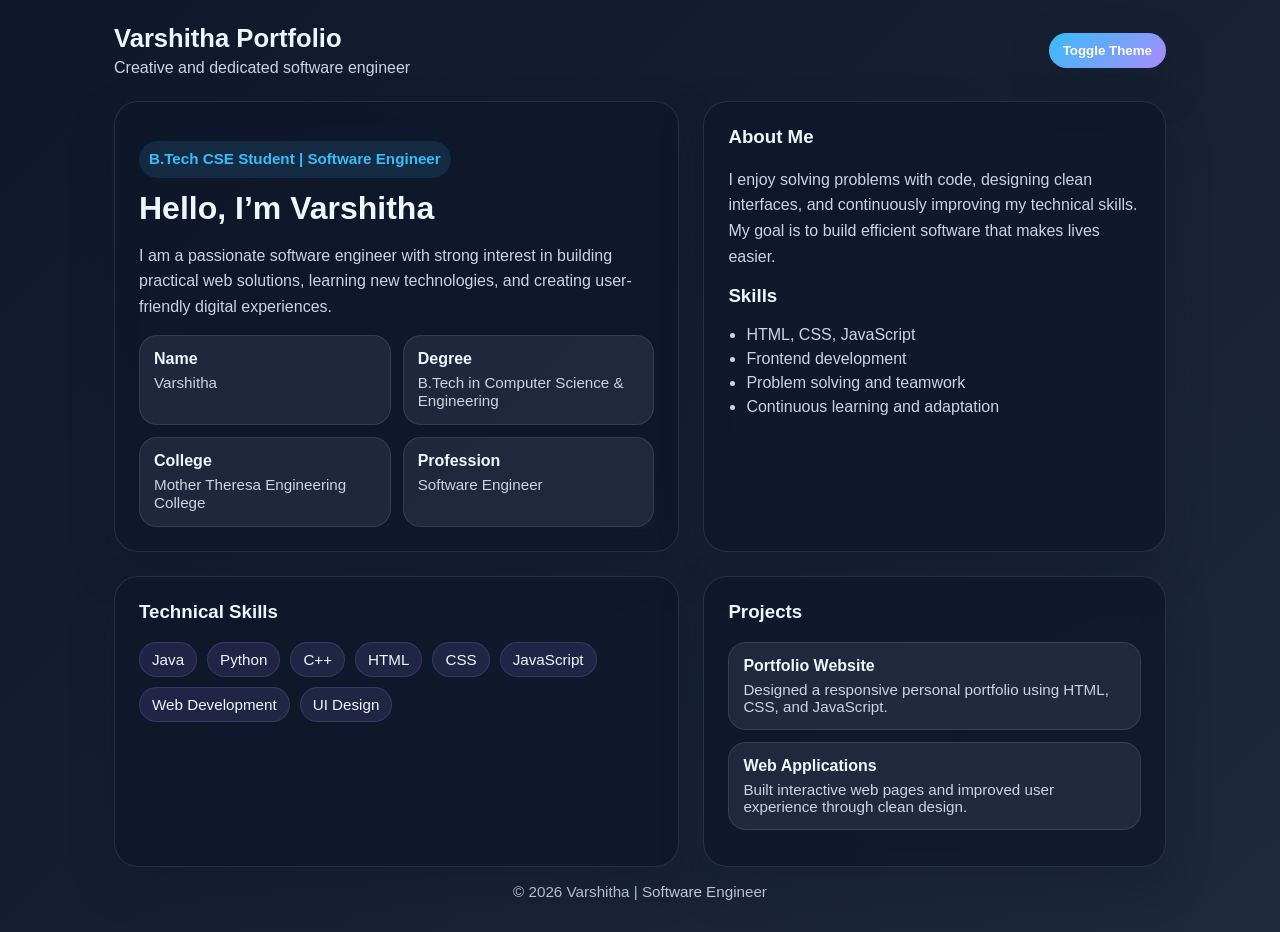
<file: index.html>
<!DOCTYPE html>
<html lang="en">
<head>
  <meta charset="UTF-8" />
  <meta name="viewport" content="width=device-width, initial-scale=1.0" />
  <title>Varshitha | Portfolio</title>
  <style>
    :root {
      --bg: linear-gradient(135deg, #0f172a, #1e293b);
      --panel: rgba(15, 23, 42, 0.78);
      --text: #eff6ff;
      --muted: #cbd5e1;
      --accent: #38bdf8;
      --accent-2: #a78bfa;
      --shadow: 0 18px 40px rgba(15, 23, 42, 0.35);
    }

    * { box-sizing: border-box; }
    body {
      margin: 0;
      font-family: Arial, Helvetica, sans-serif;
      color: var(--text);
      background: var(--bg);
      min-height: 100vh;
    }

    body.light {
      --bg: linear-gradient(135deg, #f8fbff, #e0f2fe);
      --panel: rgba(255, 255, 255, 0.88);
      --text: #0f172a;
      --muted: #334155;
      --accent: #0ea5e9;
      --accent-2: #8b5cf6;
      --shadow: 0 18px 40px rgba(148, 163, 184, 0.25);
    }

    .page {
      max-width: 1100px;
      margin: 0 auto;
      padding: 24px;
    }

    header {
      display: flex;
      justify-content: space-between;
      align-items: center;
      gap: 16px;
      margin-bottom: 24px;
    }

    .brand h1 { margin: 0; font-size: 1.6rem; }
    .brand p { margin: 6px 0 0; color: var(--muted); }

    button {
      border: none;
      border-radius: 999px;
      padding: 10px 14px;
      background: linear-gradient(135deg, var(--accent), var(--accent-2));
      color: white;
      cursor: pointer;
      font-weight: 700;
      box-shadow: var(--shadow);
    }

    .grid {
      display: grid;
      grid-template-columns: 1.1fr 0.9fr;
      gap: 24px;
    }

    .card {
      background: var(--panel);
      backdrop-filter: blur(12px);
      border: 1px solid rgba(148, 163, 184, 0.18);
      border-radius: 24px;
      padding: 24px;
      box-shadow: var(--shadow);
    }

    .profile-card h2 { font-size: 2rem; margin: 0 0 8px; }
    .profile-card .tag {
      display: inline-block;
      margin-bottom: 12px;
      padding: 6px 10px;
      border-radius: 999px;
      background: rgba(56, 189, 248, 0.12);
      color: var(--accent);
      font-size: 0.95rem;
      font-weight: 700;
    }

    .profile-card p, .details p { color: var(--muted); line-height: 1.6; }

    .mini-grid {
      display: grid;
      grid-template-columns: repeat(2, 1fr);
      gap: 12px;
      margin-top: 16px;
    }

    .mini-box {
      border-radius: 18px;
      padding: 14px;
      background: rgba(148, 163, 184, 0.12);
      border: 1px solid rgba(148, 163, 184, 0.18);
    }

    .mini-box strong { display: block; margin-bottom: 6px; color: var(--text); }
    .mini-box span { color: var(--muted); font-size: 0.95rem; }

    .details h3, .skills h3, .projects h3 { margin-top: 0; }
    ul { padding-left: 18px; color: var(--muted); }
    li { margin-bottom: 6px; }

    .skills .chip-row {
      display: flex;
      flex-wrap: wrap;
      gap: 10px;
      margin-top: 10px;
    }
    .chip {
      padding: 8px 12px;
      border-radius: 999px;
      background: rgba(167, 139, 250, 0.12);
      border: 1px solid rgba(167, 139, 250, 0.18);
      color: var(--text);
      font-size: 0.95rem;
    }

    .projects .project {
      border-radius: 18px;
      padding: 14px;
      background: rgba(148, 163, 184, 0.12);
      border: 1px solid rgba(148, 163, 184, 0.18);
      margin-bottom: 12px;
    }

    .project h4 { margin: 0 0 6px; font-size: 1rem; }
    .project p { color: var(--muted); font-size: 0.95rem; margin: 0; }

    footer {
      text-align: center;
      color: var(--muted);
      padding: 16px 0 8px;
      font-size: 0.95rem;
    }

    @media (max-width: 900px) {
      .grid { grid-template-columns: 1fr; }
    }
  </style>
</head>
<body>
  <main class="page">
    <header>
      <div class="brand">
        <h1>Varshitha Portfolio</h1>
        <p>Creative and dedicated software engineer</p>
      </div>
      <button id="themeBtn" type="button">Toggle Theme</button>
    </header>

    <section class="grid">
      <article class="card profile-card">
        <p class="tag">B.Tech CSE Student | Software Engineer</p>
        <h2>Hello, I’m Varshitha</h2>
        <p>
          I am a passionate software engineer with strong interest in building practical web solutions,
          learning new technologies, and creating user-friendly digital experiences.
        </p>
        <div class="mini-grid">
          <div class="mini-box">
            <strong>Name</strong>
            <span>Varshitha</span>
          </div>
          <div class="mini-box">
            <strong>Degree</strong>
            <span>B.Tech in Computer Science & Engineering</span>
          </div>
          <div class="mini-box">
            <strong>College</strong>
            <span>Mother Theresa Engineering College</span>
          </div>
          <div class="mini-box">
            <strong>Profession</strong>
            <span>Software Engineer</span>
          </div>
        </div>
      </article>

      <aside class="card details">
        <h3>About Me</h3>
        <p>
          I enjoy solving problems with code, designing clean interfaces, and continuously improving my
          technical skills. My goal is to build efficient software that makes lives easier.
        </p>
        <h3>Skills</h3>
        <ul>
          <li>HTML, CSS, JavaScript</li>
          <li>Frontend development</li>
          <li>Problem solving and teamwork</li>
          <li>Continuous learning and adaptation</li>
        </ul>
      </aside>
    </section>

    <section class="grid" style="margin-top: 24px;">
      <article class="card skills">
        <h3>Technical Skills</h3>
        <div class="chip-row">
          <span class="chip">Java</span>
          <span class="chip">Python</span>
          <span class="chip">C++</span>
          <span class="chip">HTML</span>
          <span class="chip">CSS</span>
          <span class="chip">JavaScript</span>
          <span class="chip">Web Development</span>
          <span class="chip">UI Design</span>
        </div>
      </article>

      <article class="card projects">
        <h3>Projects</h3>
        <div class="project">
          <h4>Portfolio Website</h4>
          <p>Designed a responsive personal portfolio using HTML, CSS, and JavaScript.</p>
        </div>
        <div class="project">
          <h4>Web Applications</h4>
          <p>Built interactive web pages and improved user experience through clean design.</p>
        </div>
      </article>
    </section>

    <footer>
      © <span id="year"></span> Varshitha | Software Engineer
    </footer>
  </main>

  <script>
    document.getElementById('year').textContent = new Date().getFullYear();

    const themeBtn = document.getElementById('themeBtn');
    themeBtn.addEventListener('click', () => {
      document.body.classList.toggle('light');
      themeBtn.textContent = document.body.classList.contains('light')
        ? 'Switch to Dark'
        : 'Toggle Theme';
    });
  </script>
</body>
</html>
</file>
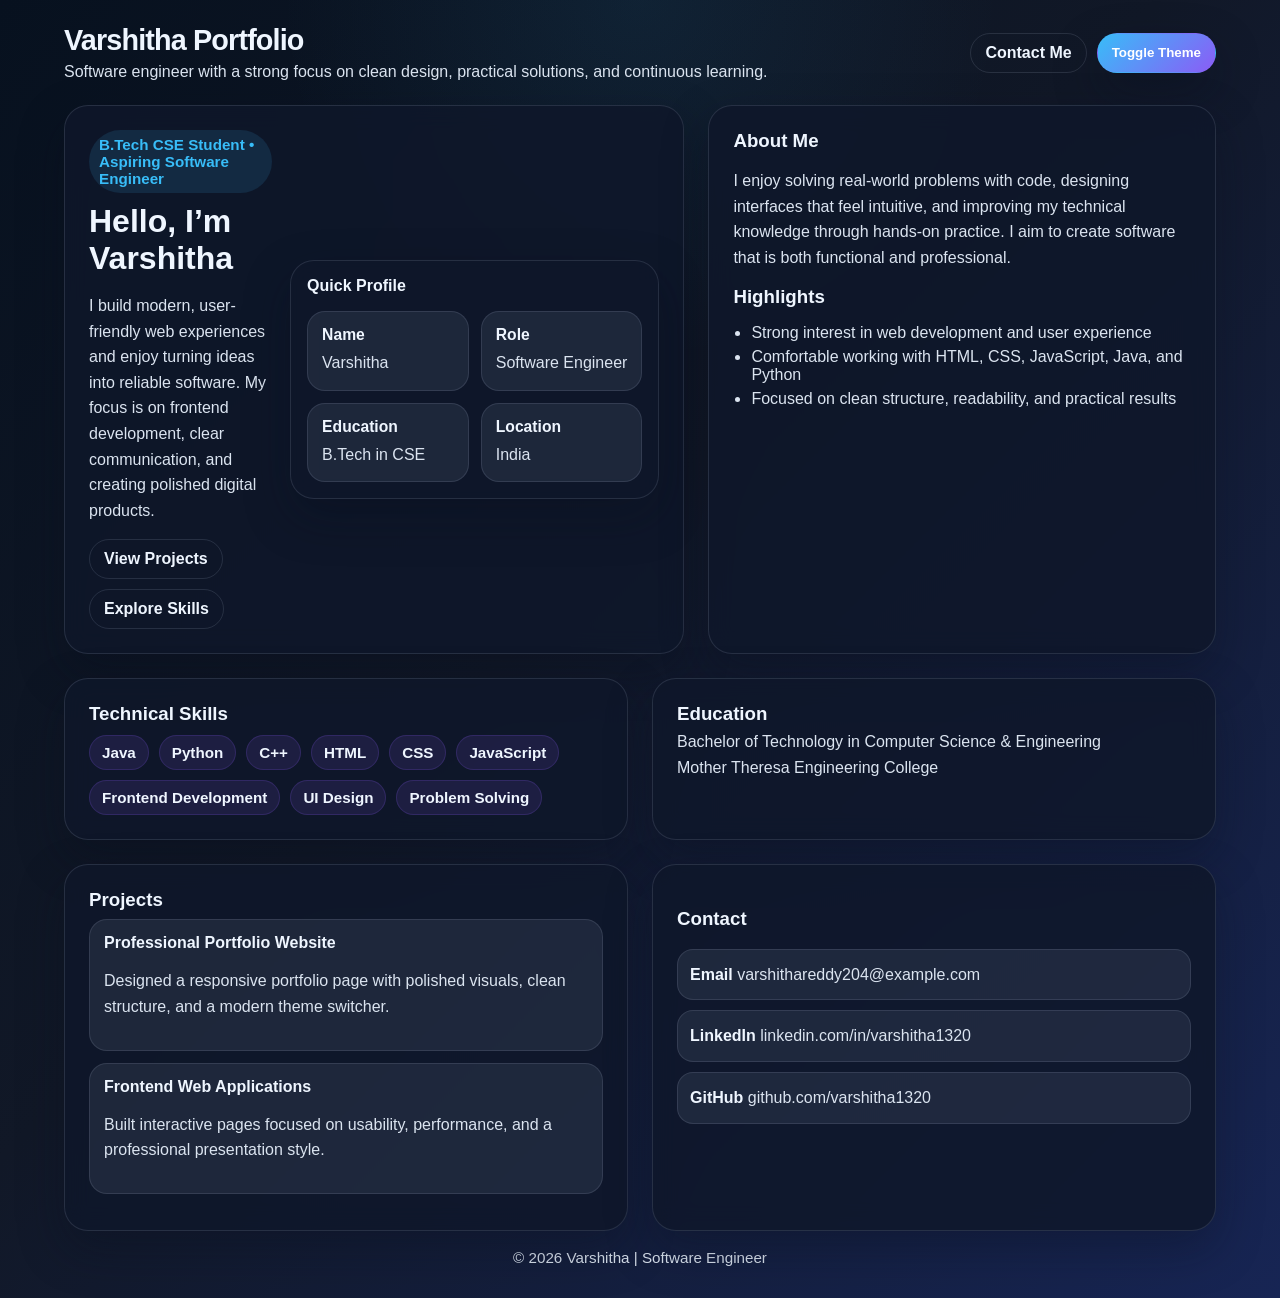
<file: HTML-CSS/index.html>
<!DOCTYPE html>
<html lang="en">
<head>
  <meta charset="UTF-8" />
  <meta name="viewport" content="width=device-width, initial-scale=1.0" />
  <title>Varshitha | Portfolio</title>
  <style>
    :root {
      --bg: linear-gradient(135deg, #07111f 0%, #111827 45%, #172554 100%);
      --panel: rgba(15, 23, 42, 0.84);
      --text: #eff6ff;
      --muted: #dbe4f0;
      --accent: #38bdf8;
      --accent-2: #8b5cf6;
      --line: rgba(148, 163, 184, 0.18);
      --shadow: 0 18px 45px rgba(8, 15, 30, 0.35);
    }

    * { box-sizing: border-box; }
    html { scroll-behavior: smooth; }
    body {
      margin: 0;
      font-family: "Segoe UI", Arial, Helvetica, sans-serif;
      color: var(--text);
      background:
        radial-gradient(circle at top, rgba(56, 189, 248, 0.08), transparent 25%),
        var(--bg);
      min-height: 100vh;
    }

    body.light {
      --bg: linear-gradient(135deg, #eff6ff 0%, #dbeafe 45%, #ede9fe 100%);
      --panel: rgba(255, 255, 255, 0.92);
      --text: #0f172a;
      --muted: #334155;
      --accent: #0284c7;
      --accent-2: #7c3aed;
      --line: rgba(148, 163, 184, 0.25);
      --shadow: 0 18px 40px rgba(148, 163, 184, 0.25);
    }

    .page { max-width: 1200px; margin: 0 auto; padding: 24px; }

    header {
      display: flex; justify-content: space-between; align-items: center; gap: 16px;
      margin-bottom: 24px;
    }
    .brand h1 { margin: 0; font-size: 1.8rem; letter-spacing: -0.03em; }
    .brand p { margin: 6px 0 0; color: var(--muted); }

    .button-row { display: flex; gap: 10px; flex-wrap: wrap; }
    button, .ghost-link {
      border: 1px solid transparent;
      border-radius: 999px;
      padding: 10px 14px;
      background: linear-gradient(135deg, var(--accent), var(--accent-2));
      color: #fff;
      cursor: pointer;
      font-weight: 700;
      box-shadow: var(--shadow);
      text-decoration: none;
      display: inline-flex; align-items: center; justify-content: center;
    }
    .ghost-link { background: transparent; border-color: var(--line); color: var(--text); box-shadow: none; }

    .grid { display: grid; grid-template-columns: 1.1fr 0.9fr; gap: 24px; }
    .grid.two { grid-template-columns: repeat(2, 1fr); }

    .card {
      background: var(--panel);
      backdrop-filter: blur(12px);
      border: 1px solid var(--line);
      border-radius: 24px;
      padding: 24px;
      box-shadow: var(--shadow);
    }

    .hero { display: grid; grid-template-columns: 1fr auto; gap: 18px; align-items: center; }
    .eyebrow {
      display: inline-block; padding: 6px 10px; border-radius: 999px;
      background: rgba(56, 189, 248, 0.12); color: var(--accent); font-size: 0.95rem; font-weight: 700;
      margin-bottom: 10px;
    }
    .hero h2 { font-size: 2rem; margin: 0 0 10px; }
    .hero p, .details p, .project p, .mini-box span, .contact-list span { color: var(--muted); line-height: 1.6; }

    .mini-grid { display: grid; grid-template-columns: repeat(2, 1fr); gap: 12px; margin-top: 16px; }
    .mini-box { border-radius: 18px; padding: 14px; background: rgba(148, 163, 184, 0.12); border: 1px solid var(--line); }
    .mini-box strong { display: block; margin-bottom: 6px; color: var(--text); font-size: 0.98rem; }

    .details h3, .skills h3, .projects h3, .education h3 { margin-top: 0; margin-bottom: 8px; }
    ul { padding-left: 18px; color: var(--muted); }
    li { margin-bottom: 6px; }

    .chip-row { display: flex; flex-wrap: wrap; gap: 10px; margin-top: 10px; }
    .chip {
      padding: 8px 12px; border-radius: 999px; background: rgba(139, 92, 246, 0.12); border: 1px solid rgba(139, 92, 246, 0.18);
      color: var(--text); font-size: 0.95rem; font-weight: 600;
    }

    .project {
      border-radius: 18px; padding: 14px; background: rgba(148, 163, 184, 0.12); border: 1px solid var(--line); margin-bottom: 12px;
    }
    .project h4 { margin: 0 0 6px; font-size: 1rem; }

    .contact-list { display: grid; gap: 10px; }
    .contact-item { border-radius: 16px; padding: 12px; background: rgba(148, 163, 184, 0.12); border: 1px solid var(--line); }

    footer { text-align: center; color: var(--muted); padding: 18px 0 8px; font-size: 0.95rem; }
    @media (max-width: 980px) { .grid, .grid.two, .hero { grid-template-columns: 1fr; } }
    @media (max-width: 640px) { .page { padding: 16px; } .mini-grid { grid-template-columns: 1fr; } }
  </style>
</head>
<body>
  <main class="page">
    <header>
      <div class="brand">
        <h1>Varshitha Portfolio</h1>
        <p>Software engineer with a strong focus on clean design, practical solutions, and continuous learning.</p>
      </div>
      <div class="button-row">
        <a class="ghost-link" href="#contact">Contact Me</a>
        <button id="themeBtn" type="button">Toggle Theme</button>
      </div>
    </header>

    <section class="grid">
      <article class="card hero">
        <div>
          <span class="eyebrow">B.Tech CSE Student • Aspiring Software Engineer</span>
          <h2>Hello, I’m Varshitha</h2>
          <p>
            I build modern, user-friendly web experiences and enjoy turning ideas into reliable software.
            My focus is on frontend development, clear communication, and creating polished digital products.
          </p>
          <div class="button-row" style="margin-top: 14px;">
            <a class="ghost-link" href="#projects">View Projects</a>
            <a class="ghost-link" href="#skills">Explore Skills</a>
          </div>
        </div>
        <div class="card" style="padding: 16px; min-width: 260px;">
          <strong>Quick Profile</strong>
          <div class="mini-grid">
            <div class="mini-box"><strong>Name</strong><span>Varshitha</span></div>
            <div class="mini-box"><strong>Role</strong><span>Software Engineer</span></div>
            <div class="mini-box"><strong>Education</strong><span>B.Tech in CSE</span></div>
            <div class="mini-box"><strong>Location</strong><span>India</span></div>
          </div>
        </div>
      </article>

      <aside class="card details">
        <h3>About Me</h3>
        <p>
          I enjoy solving real-world problems with code, designing interfaces that feel intuitive, and improving
          my technical knowledge through hands-on practice. I aim to create software that is both functional and professional.
        </p>
        <h3>Highlights</h3>
        <ul>
          <li>Strong interest in web development and user experience</li>
          <li>Comfortable working with HTML, CSS, JavaScript, Java, and Python</li>
          <li>Focused on clean structure, readability, and practical results</li>
        </ul>
      </aside>
    </section>

    <section class="grid two" style="margin-top: 24px;">
      <article class="card skills" id="skills">
        <h3>Technical Skills</h3>
        <div class="chip-row">
          <span class="chip">Java</span>
          <span class="chip">Python</span>
          <span class="chip">C++</span>
          <span class="chip">HTML</span>
          <span class="chip">CSS</span>
          <span class="chip">JavaScript</span>
          <span class="chip">Frontend Development</span>
          <span class="chip">UI Design</span>
          <span class="chip">Problem Solving</span>
        </div>
      </article>

      <article class="card education">
        <h3>Education</h3>
        <p style="margin: 0 0 8px; color: var(--muted);">Bachelor of Technology in Computer Science & Engineering</p>
        <p style="margin: 0; color: var(--muted);">Mother Theresa Engineering College</p>
      </article>
    </section>

    <section class="grid two" style="margin-top: 24px;" id="projects">
      <article class="card projects">
        <h3>Projects</h3>
        <div class="project">
          <h4>Professional Portfolio Website</h4>
          <p>Designed a responsive portfolio page with polished visuals, clean structure, and a modern theme switcher.</p>
        </div>
        <div class="project">
          <h4>Frontend Web Applications</h4>
          <p>Built interactive pages focused on usability, performance, and a professional presentation style.</p>
        </div>
      </article>

      <article class="card" id="contact">
        <h3>Contact</h3>
        <div class="contact-list">
          <div class="contact-item"><strong>Email</strong><span> varshithareddy204@example.com</span></div>
          <div class="contact-item"><strong>LinkedIn</strong><span> linkedin.com/in/varshitha1320</span></div>
          <div class="contact-item"><strong>GitHub</strong><span> github.com/varshitha1320</span></div>
        </div>
      </article>
    </section>

    <footer>
      © <span id="year"></span> Varshitha | Software Engineer
    </footer>
  </main>

  <script>
    document.getElementById('year').textContent = new Date().getFullYear();

    const themeBtn = document.getElementById('themeBtn');
    themeBtn.addEventListener('click', () => {
      document.body.classList.toggle('light');
      themeBtn.textContent = document.body.classList.contains('light')
        ? 'Switch to Dark'
        : 'Toggle Theme';
    });
  </script>
</body>
</html>
</file>
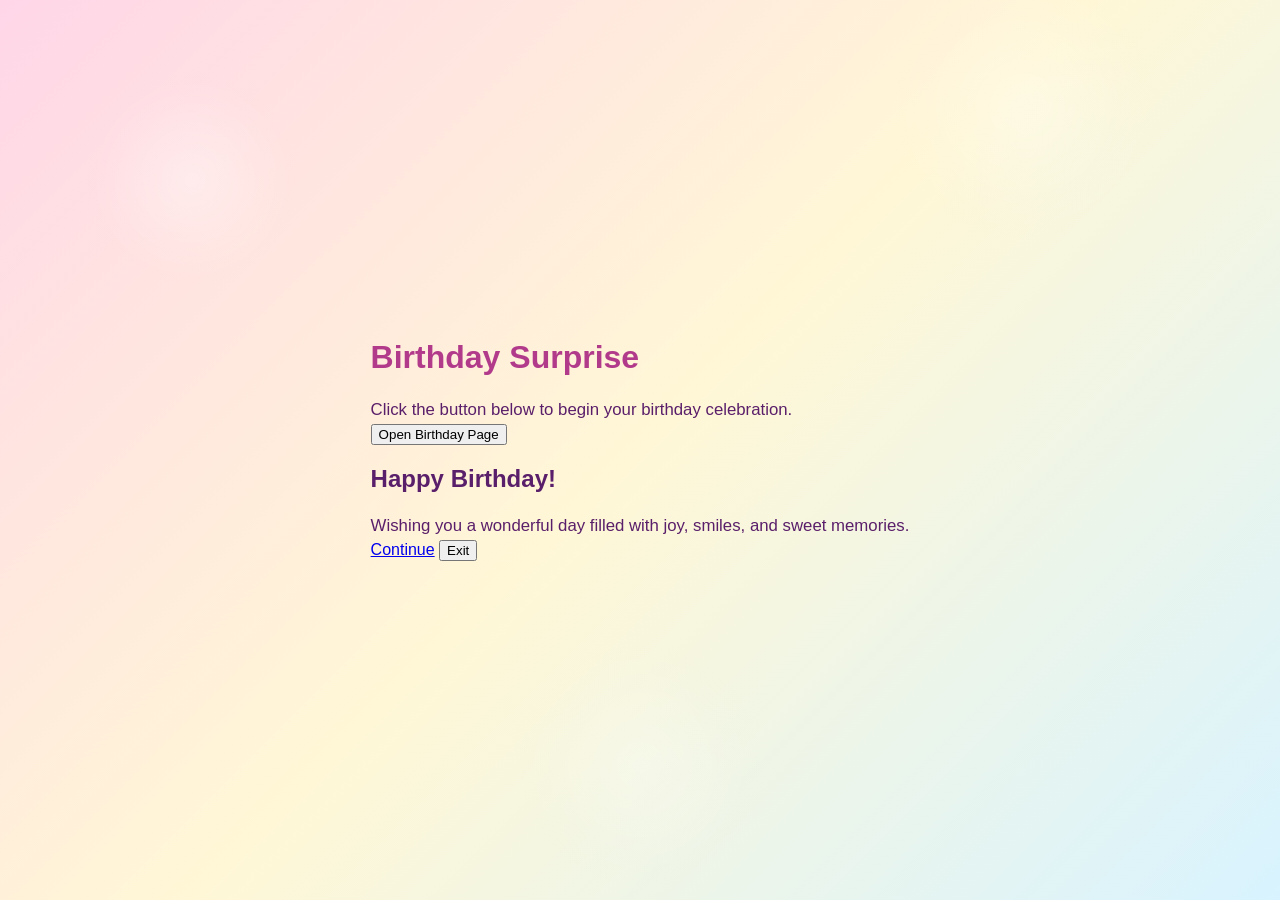
<file: HTML-CSS/Alligning1.html>
<!DOCTYPE html>
<html lang="en">
<head>
    <meta charset="UTF-8">
    <meta name="viewport" content="width=device-width, initial-scale=1.0">
    <title>Birthday Surprise</title>
    <link rel="stylesheet" href="Manipulation.css">
</head>
<body>
    <main class="welcome-card">
        <h1>Birthday Surprise</h1>
        <p>Click the button below to begin your birthday celebration.</p>

        <button id="startBtn" type="button">Open Birthday Page</button>

        <section id="choicePanel" class="hidden" aria-live="polite">
            <h2>Happy Birthday!</h2>
            <p>Wishing you a wonderful day filled with joy, smiles, and sweet memories.</p>

            <div class="button-row">
                <a class="btn btn-primary" href="Manipulation.html">Continue</a>
                <button id="exitBtn" class="btn btn-secondary" type="button">Exit</button>
            </div>
        </section>
    </main>

    <script>
        const startBtn = document.getElementById('startBtn');
        const choicePanel = document.getElementById('choicePanel');
        const exitBtn = document.getElementById('exitBtn');

        startBtn.addEventListener('click', () => {
            choicePanel.classList.remove('hidden');
            startBtn.disabled = true;
        });

        exitBtn.addEventListener('click', () => {
            choicePanel.classList.add('hidden');
            startBtn.disabled = false;
        });
    </script>
</body>
</html>
</file>
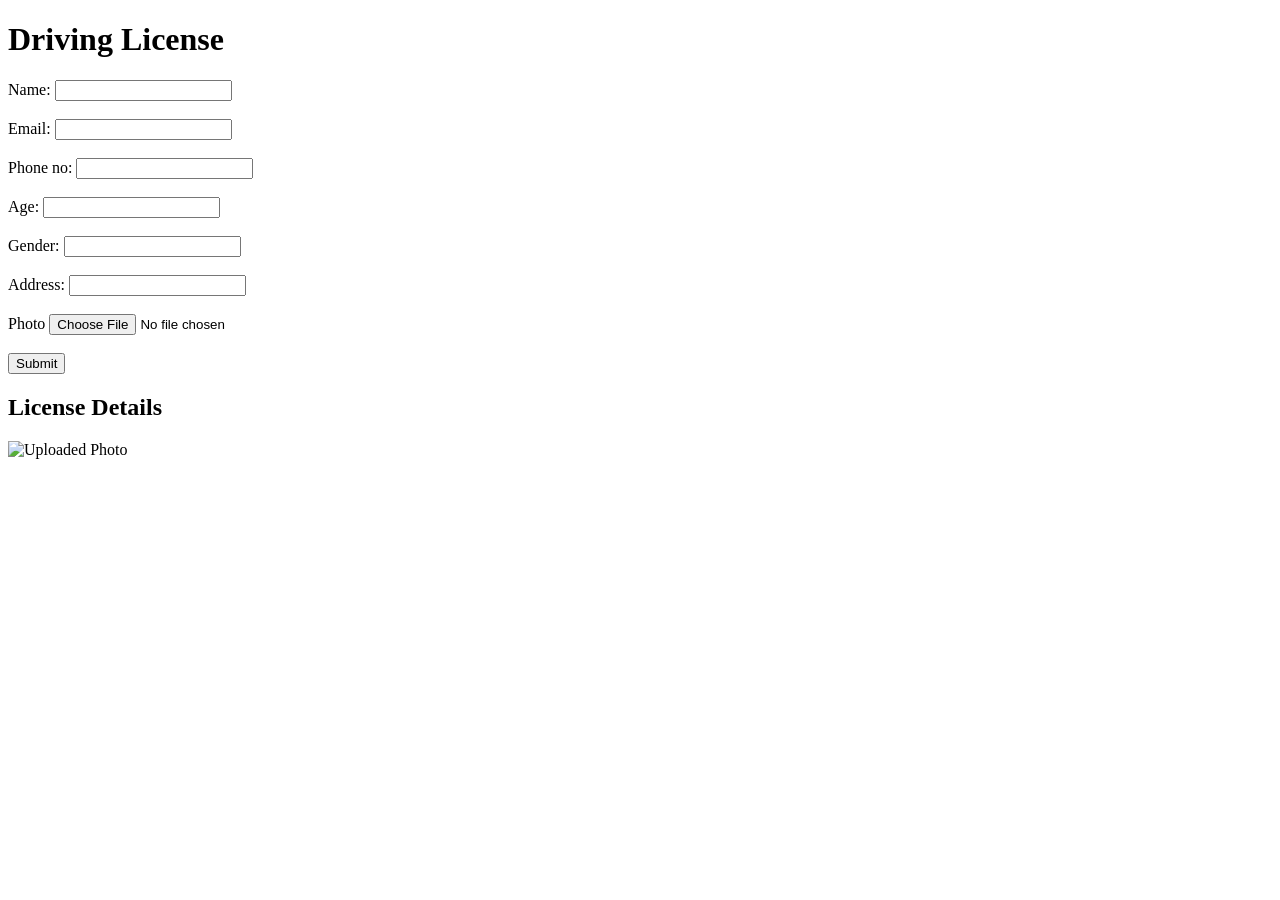
<file: HTML-CSS/form.html>
<!DOCTYPE html>
<html lang="en">
<head>
    <meta charset="UTF-8">
    <meta name="viewport" content="width=device-width, initial-scale=1.0">
    <title>Responsive form</title>
    </head>
<body>
    <h1>Driving License</h1>
    <form id="details">
        <label>Name:</label>
        <input type="text" id="name" required>
        <br><br>
        <label>Email:</label>
        <input type="email" id="mail" required>
        <br><br>
        <label>Phone no:</label>
        <input type="number" id="phone" required>
        <br><br>
        <label>Age:</label>
        <input type="number" id="age" required>
        <br><br>
        <label>Gender:</label>
        <input type="text" id="gender" required>
        <br><br>
        <label>Address:</label>
        <input type="text" id="address" required>
        <br><br>
        <label>Photo</label>
        <input type="file" id="image" accept="image/*" required>
        <br><br>
        <button type="submit">Submit</button>
        
    </form>
    <h2>License Details</h2>
<div id="licenseCard">
  <div id="licenseDetails">
    <p id="p1"></p>
    <p id="p2"></p>
    <p id="p3"></p>
    <p id="p4"></p>
    <p id="p5"></p>
    <p id="p6"></p>
  </div>
  <div id="licensePhoto">
    <img id="dp" alt="Uploaded Photo">
  </div>
</div>

<script src="Form.js" ></script>
</body>
</html>
</file>
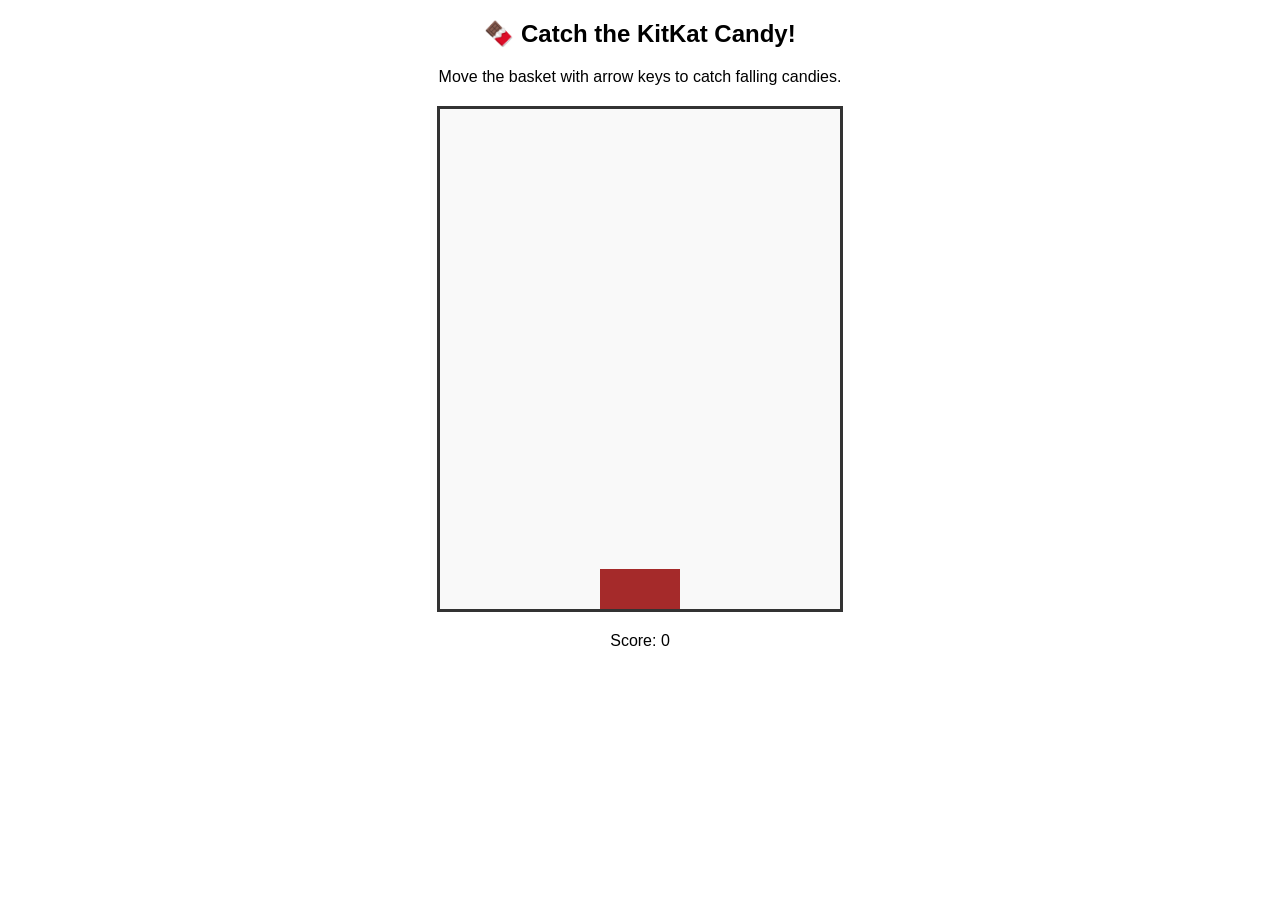
<file: HTML-CSS/game.html>
<!DOCTYPE html>
<html lang="en">
<head>
  <meta charset="UTF-8">
  <meta name="viewport" content="width=device-width, initial-scale=1.0">
  <title>Catch the Candy Game</title>
  <style>
    body {
      font-family: Arial, sans-serif;
      text-align: center;
    }

    #game-area {
      width: 400px;
      height: 500px;
      border: 3px solid #333;
      margin: 20px auto;
      position: relative;
      background-color: #f9f9f9;
      overflow: hidden;
    }

    #basket {
      width: 80px;
      height: 40px;
      position: absolute;
      bottom: 0;
      left: 160px;
      background-color: brown;
    }

    .candy {
      width: 40px;
      height: 40px;
      position: absolute;
      top: 0;
      background-color: red; /* fallback color */
      background-image: url("kitkat.jpg"); /* replace with your KitKat image */
      background-size: cover;
    }

    #missed {
      color: red;
      font-weight: bold;
    }
  </style>
</head>
<body>
  <h2>🍫 Catch the KitKat Candy!</h2>
  <p>Move the basket with arrow keys to catch falling candies.</p>
  <div id="game-area">
    <div id="basket"></div>
  </div>
  <p id="score">Score: 0</p>
  <p id="missed"></p>

  <script>
    const gameArea = document.getElementById("game-area");
    const basket = document.getElementById("basket");
    const scoreDisplay = document.getElementById("score");
    const missedDisplay = document.getElementById("missed");

    let basketX = 160;
    const basketSpeed = 20;
    let score = 0;
    let missed = 0;

    // Move basket with arrow keys
    document.addEventListener("keydown", function (e) {
      if (e.code === "ArrowLeft") basketX -= basketSpeed;
      if (e.code === "ArrowRight") basketX += basketSpeed;

      // Keep basket inside game area
      basketX = Math.max(0, Math.min(basketX, 320));
      basket.style.left = basketX + "px";
    });

    // Create falling candy
    function createCandy() {
      const candy = document.createElement("div");
      candy.classList.add("candy");
      candy.style.left = Math.floor(Math.random() * 360) + "px";
      gameArea.appendChild(candy);

      let candyY = 0;
      const fallSpeed = 2;

      function fall() {
        candyY += fallSpeed;
        candy.style.top = candyY + "px";

        // Collision detection
        const basketRect = basket.getBoundingClientRect();
        const candyRect = candy.getBoundingClientRect();

        if (
          basketRect.left < candyRect.right &&
          basketRect.right > candyRect.left &&
          basketRect.top < candyRect.bottom &&
          basketRect.bottom > candyRect.top
        ) {
          score++;
          scoreDisplay.textContent = "Score: " + score;
          candy.remove();
          return;
        }

        // Missed candy
        if (candyY > 500) {
          missed++;
          missedDisplay.textContent = "Missed: " + missed;
          candy.remove();
          return;
        }

        requestAnimationFrame(fall);
      }

      fall();
    }

    // Drop candies every 1.5 seconds
    setInterval(createCandy, 1500);
  </script>
</body>
</html>
</file>
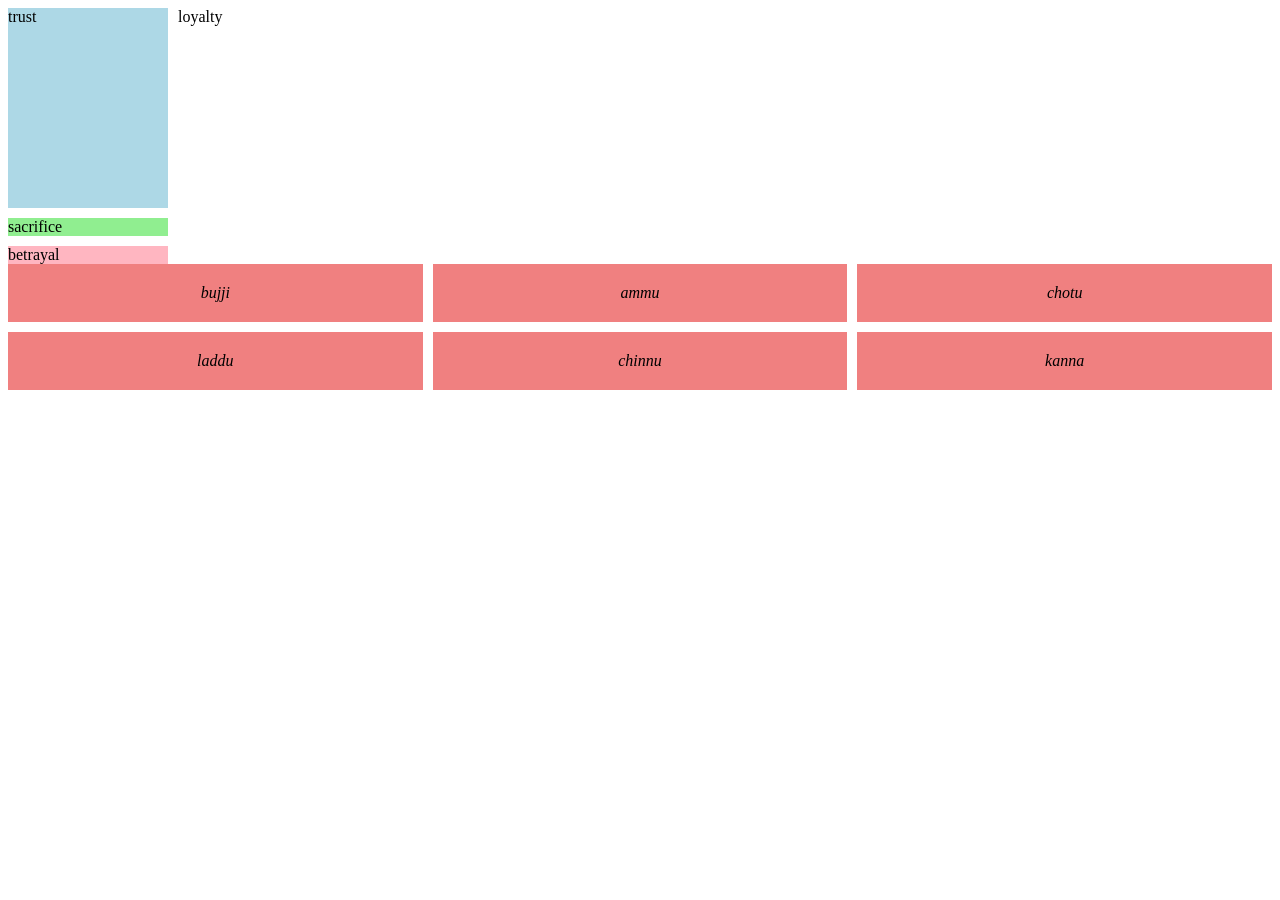
<file: HTML-CSS/grid.html>
<!DOCTYPE html>
<html lang="en">
<head>
    <meta charset="UTF-8">
    <meta name="viewport" content="width=device-width, initial-scale=1.0">
    <title>grid</title>
    <link rel="stylesheet" href="grid.css">
</head>
<body>
    <div class="friends">
        <header>trust</header>
        <aside>loyalty</aside>
        <main>sacrifice</main>
        <footer>betrayal</footer>
    </div>
    <div class="item">
        <div class="i1">bujji</div>
        <div class="i1">ammu</div>
        <div class="i1">chotu</div>
        <div class="i1">laddu</div>
        <div class="i1">chinnu</div>
        <div class="i1">kanna</div>
    </div>
    
</body>
</html>
</file>
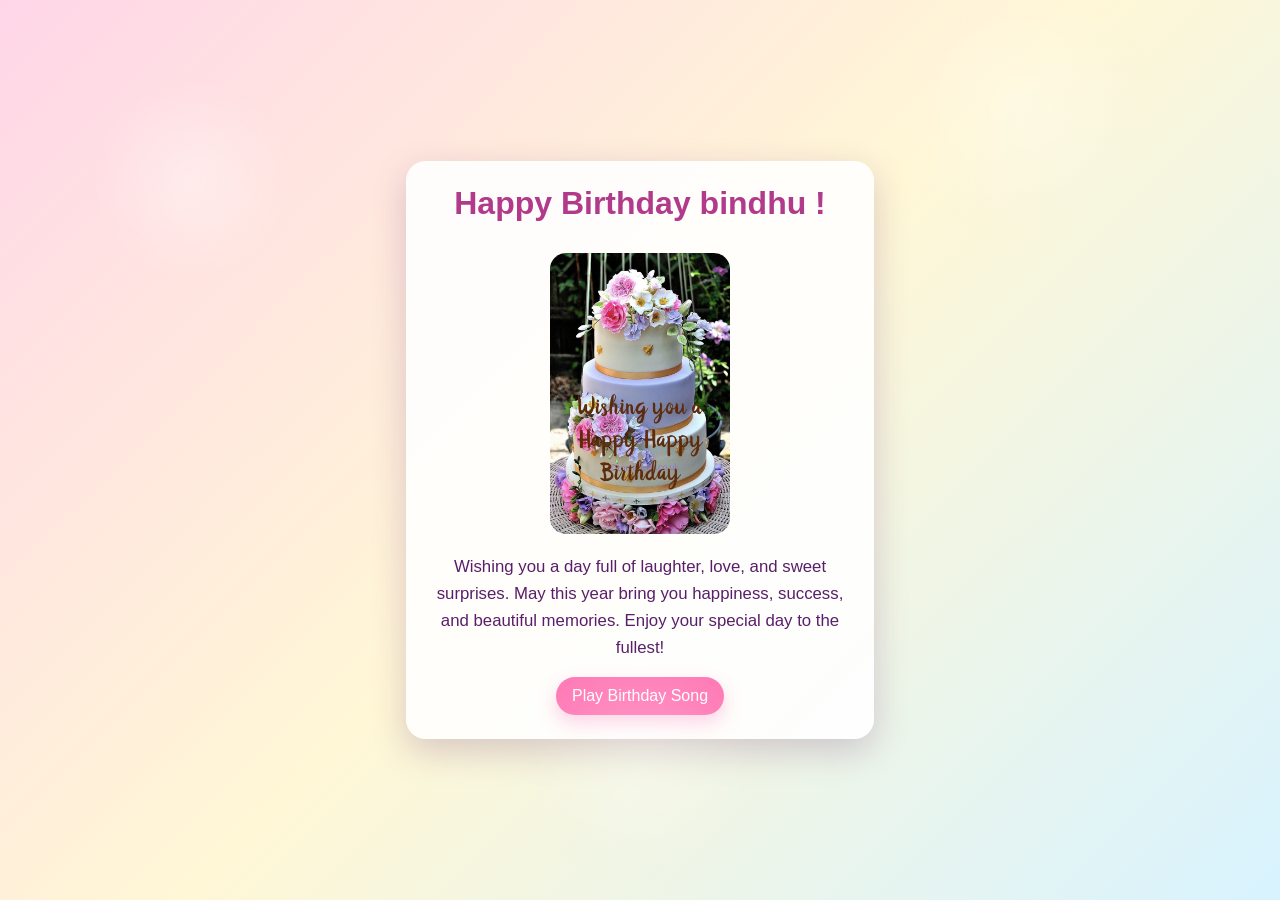
<file: HTML-CSS/Manipulation.html>
<!DOCTYPE html>
<html lang="en">
<head>
    <meta charset="UTF-8">
    <meta name="viewport" content="width=device-width, initial-scale=1.0">
    <title>Birthday Greeting</title>
    <link rel="stylesheet" href="Manipulation.css">
</head>
<body>
    <div class="balloon" style="left: 8%; background: #ff7ab6;"></div>
    <div class="balloon" style="left: 20%; background: #ffd36b;"></div>
    <div class="balloon" style="left: 32%; background: #87d6ff;"></div>
    <div class="balloon" style="left: 46%; background: #a98cff;"></div>
    <div class="balloon" style="left: 60%; background: #7ee0b4;"></div>
    <div class="balloon" style="left: 74%; background: #ffb86b;"></div>
    <div class="balloon" style="left: 86%; background: #ff9ccf;"></div>

    <main class="card">
        <h1>Happy Birthday bindhu !</h1>
        <img src="New folder/cake.jpg" alt="Birthday cake">
        <p>
            Wishing you a day full of laughter, love, and sweet surprises.
            May this year bring you happiness, success, and beautiful memories.
            Enjoy your special day to the fullest!
        </p>
        <button id="playSongBtn" class="song-btn" type="button">Play Birthday Song</button>
    </main>

    <script>
        const playSongBtn = document.getElementById('playSongBtn');

        function playTone(freq, duration, type = 'sine', volume = 0.04) {
            const AudioCtx = window.AudioContext || window.webkitAudioContext;
            const ctx = new AudioCtx();
            const osc = ctx.createOscillator();
            const gain = ctx.createGain();

            osc.type = type;
            osc.frequency.value = freq;
            gain.gain.value = volume;

            osc.connect(gain);
            gain.connect(ctx.destination);

            const start = ctx.currentTime;
            osc.start(start);
            gain.gain.exponentialRampToValueAtTime(0.0001, start + duration);
            osc.stop(start + duration);
            setTimeout(() => ctx.close(), duration * 1000 + 100);
        }

        function playBirthdaySong() {
            const melody = [
                [392, 0.35], [392, 0.35], [440, 0.7], [392, 0.7], [523, 0.7],
                [494, 1.0], [392, 0.35], [392, 0.35], [440, 0.7], [392, 0.7],
                [587, 0.7], [523, 1.0], [392, 0.35], [392, 0.35], [784, 0.7],
                [659, 0.7], [523, 0.7], [494, 0.7], [440, 1.2]
            ];

            melody.forEach((note, index) => {
                setTimeout(() => playTone(note[0], note[1], 'triangle', 0.025), index * 370);
            });
        }

        playSongBtn.addEventListener('click', () => {
            playBirthdaySong();
            playSongBtn.textContent = 'Birthday Song Playing...';
            playSongBtn.disabled = true;
        });
    </script>
</body>
</html>
</file>
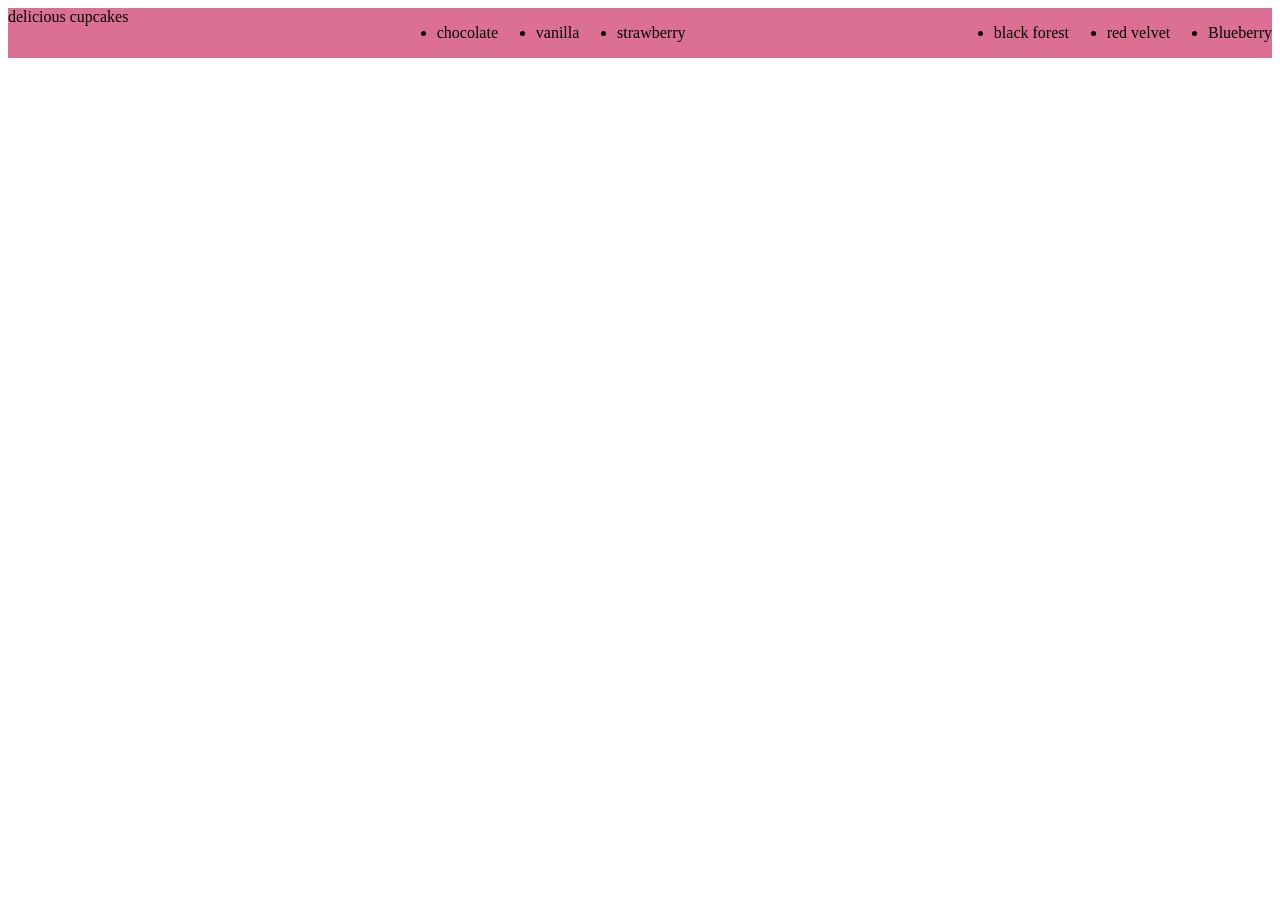
<file: HTML-CSS/Navigation_Bar.html>
<!DOCTYPE html>
<html lang="en">
<head>
    <meta charset="UTF-8">
    <meta name="viewport" content="width=device-width, initial-scale=1.0">
    <title>Document</title>
    <link rel="stylesheet" href="flex.css">
</head>
<body>
    <nav>
        <div>
            delicious cupcakes
        </div>
        <ul class="flavors">
            <li>chocolate</li>
            <li>vanilla</li>
            <li>strawberry </li>
        </ul>
        <ul>
            <li>black forest</li>
            <li>red velvet</li>
            <li>Blueberry</li>
        </ul>
        
    </nav>
    
</body>
</html>
</file>
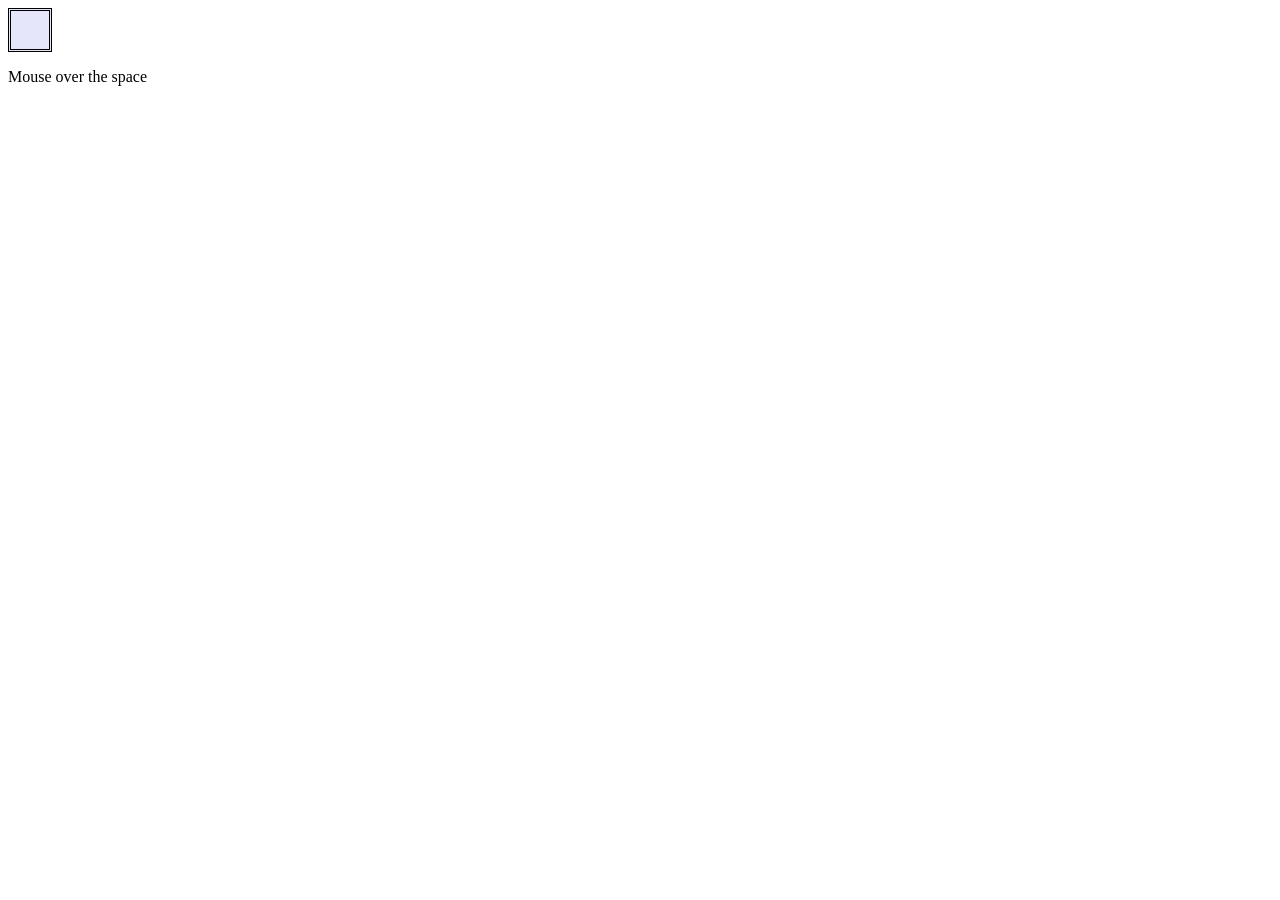
<file: HTML-CSS/sunday.html>
<!DOCTYPE html>
<html lang="en">
<head>
    <meta charset="UTF-8">
    <meta name="viewport" content="width=device-width, initial-scale=1.0">
    <title>Document</title>
    <style>
        #chocolate
        {
            width: 1cm;
            height: 1cm;
            position: relative;
            background-color: lavender;
            border-style: double;

        }
    </style>
</head>
<body>
    <div id="chocolate">
       
    </div>
    <p> Mouse over the space </p>
    <script>
        const box=document.getElementById("chocolate");
        let x=100;
        let y=100;
        const step =10;
        document.addEventListener("keydown",function (keys) {
            if (keys.code=="ArrowDown") {
                y+=step;
            }
            box.style.left=x+"px";
            box.style.top=y+"px";
        });
                document.addEventListener("keydown",function (keys) {
            if (keys.code=="ArrowUp") {
                y-=step;
            }
            box.style.left=x+"px";
            box.style.top=y+"px";
        });
                document.addEventListener("keydown",function (keys) {
            if (keys.code=="ArrowRight") {
                x+=step;
            }
            box.style.left=x+"px";
            box.style.top=y+"px";
        });
                document.addEventListener("keydown",function (keys) {
            if (keys.code=="ArrowLeft") {
                x-=step;
            }
            box.style.left=x+"px";
            box.style.top=y+"px";
        });
        const candy = document.getElementById("chocolate");
        candy.addEventListener("mouseover",function ()
    {
        candy.style.backgroundColor="chocolate";
        candy.innerText="Dark Chocolate";
    });
    candy.addEventListener("mouseout",function ()
    {
        candy.style.backgroundColor="lavender";
        candy.innerText="Kitkat";
    }
    );
  
    </script>
</body>
</html>
</file>
<file: HTML-CSS/Manipulation.css>
body {
    margin: 0;
    min-height: 100vh;
    overflow: hidden;
    display: grid;
    place-items: center;
    font-family: Arial, Helvetica, sans-serif;
    background: linear-gradient(135deg, #ffd6e8, #fff7d6, #d8f3ff);
    color: #5a1f6a;
    position: relative;
}

body::before {
    content: "";
    position: fixed;
    inset: 0;
    background:
        radial-gradient(circle at 15% 20%, rgba(255, 255, 255, 0.35), transparent 8%),
        radial-gradient(circle at 80% 12%, rgba(255, 255, 255, 0.30), transparent 10%),
        radial-gradient(circle at 50% 85%, rgba(255, 255, 255, 0.25), transparent 12%);
    pointer-events: none;
}

.balloon {
    position: fixed;
    bottom: -120px;
    width: 36px;
    height: 48px;
    border-radius: 50% 50% 45% 45%;
    opacity: 0.85;
    animation: floatBalloon 8s linear infinite;
    filter: drop-shadow(0 6px 8px rgba(0, 0, 0, 0.12));
}

.balloon::after {
    content: "";
    position: absolute;
    left: 50%;
    transform: translateX(-50%);
    bottom: -14px;
    width: 2px;
    height: 16px;
    background: rgba(90, 31, 106, 0.35);
}

.balloon:nth-child(odd) { animation-duration: 9s; }
.balloon:nth-child(even) { animation-duration: 11s; }

@keyframes floatBalloon {
    0% { transform: translate3d(0, 0, 0) scale(1); }
    20% { transform: translate3d(0, -18px, 0) scale(1.02); }
    40% { transform: translate3d(0, -35px, 0) scale(1.04); }
    60% { transform: translate3d(0, -55px, 0) scale(1.03); }
    80% { transform: translate3d(0, -75px, 0) scale(1.01); }
    100% { transform: translate3d(0, -110vh, 0) scale(0.95); }
}

.card {
    width: min(90vw, 420px);
    background: rgba(255, 255, 255, 0.9);
    border-radius: 20px;
    box-shadow: 0 12px 35px rgba(90, 31, 106, 0.22);
    padding: 24px;
    text-align: center;
}

h1 {
    margin-top: 0;
    font-size: 2rem;
    color: #b23a8b;
}

img {
    width: 180px;
    height: auto;
    border-radius: 16px;
    margin: 10px 0 16px;
}

p {
    margin: 0;
    font-size: 1.05rem;
    line-height: 1.6;
}

.song-btn {
    margin-top: 16px;
    border: none;
    border-radius: 999px;
    padding: 10px 16px;
    background: #ff7ab6;
    color: #fff;
    font-size: 1rem;
    cursor: pointer;
    box-shadow: 0 8px 18px rgba(255, 122, 182, 0.35);
}

.song-btn:disabled {
    opacity: 0.75;
    cursor: not-allowed;
}
</file>
<file: HTML-CSS/grid.css>
.item{
    display: grid;
    grid-template-columns: repeat(3, 1fr);
    gap: 10px;
}
.i1{
    background: lightcoral;
    text-align: center;
    padding: 20px;
    font-style: italic;
}
.friends{
    display: grid;
    grid-template-rows: 200px 1fr  ;
    grid-template-columns: 50px 100px 50px;
    gap: 10px;
}
header{
    grid-column: 1/3;
    background: lightblue;
}
main{
    grid-column: 1/3;
    background: lightgreen;
}
footer{
    grid-column: 1/3;
    background: lightpink;
}
</file>
<file: HTML-CSS/flex.css>
nav{
    display: flex;
    justify-content: space-between;
    background-color:palevioletred;
    color: black    ;
}
.flvors{
    display: flex;
    gap: 1cm;
}
ul{
    display: flex;
    gap: 1cm;


}
</file>
